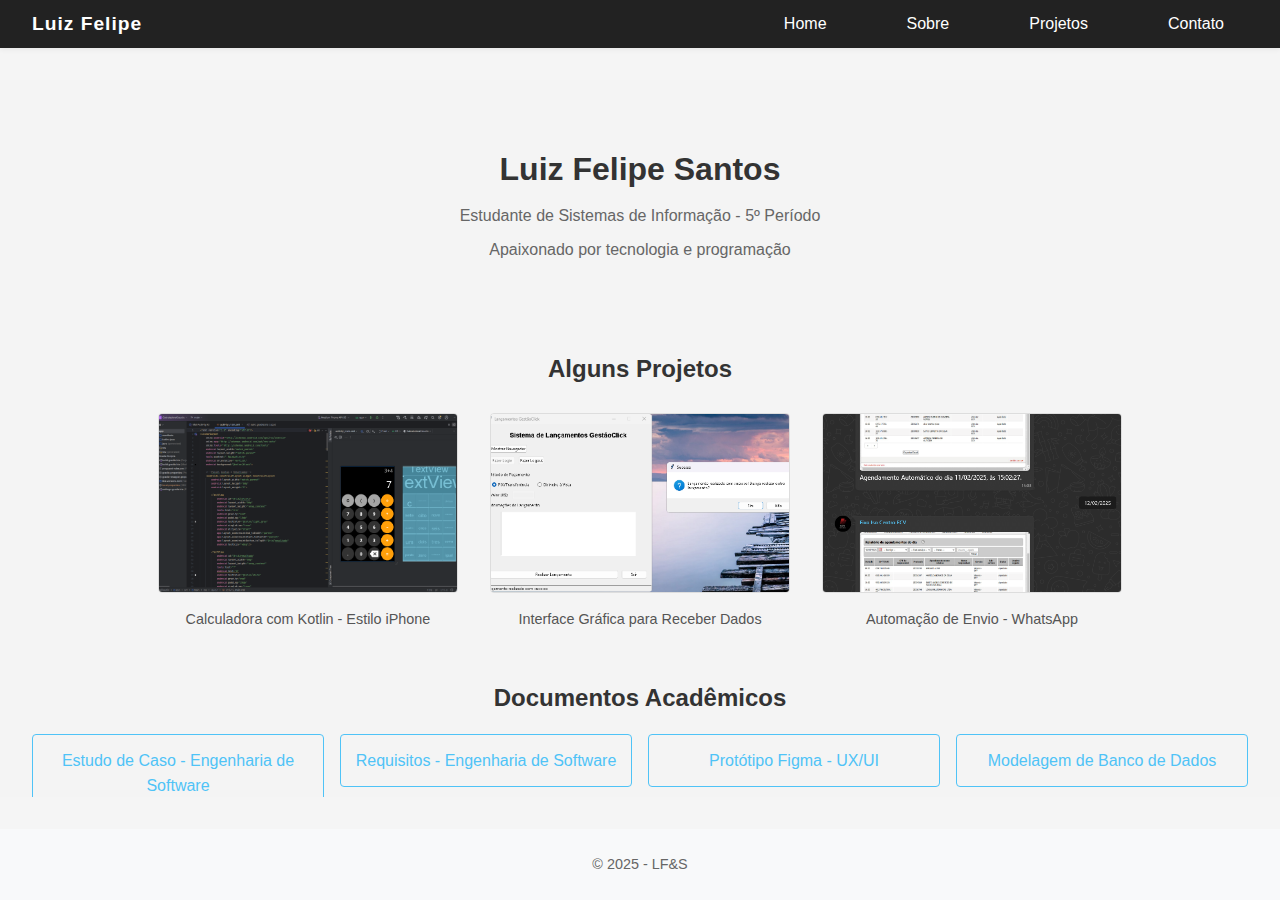
<file: index.html>
<!-- index.html - root directory -->
<!-- Caminho relativo: ./index.html -->
<!-- Descrição: Página inicial que carrega conteúdo dinâmico via Ajax. Comentários em português. -->
<!DOCTYPE html>
<html lang="pt-BR">
  <head>
    <meta charset="UTF-8" />
    <meta name="viewport" content="width=device-width, initial-scale=1.0" />
    <title>Luiz Felipe Santos</title>
    <link rel="stylesheet" href="style.css" />
  </head>
  <body>
    <nav class="nav">
      <span class="nav-title">Luiz Felipe</span>
      <div class="nav-links">
        <a href="index.html">Home</a>
        <a href="sobre.html">Sobre</a>
        <a href="projetos.html">Projetos</a>
        <a href="contato.html">Contato</a>
      </div>
    </nav>

    <main class="main-simple">
      <section class="intro">
        <h1>Luiz Felipe Santos</h1>
        <p>Estudante de Sistemas de Informação - 5º Período</p>
        <p>Apaixonado por tecnologia e programação</p>
      </section>

      <section class="projects-simple">
        <h2>Alguns Projetos</h2>
        <div class="projects-basic">
          <div class="project-basic">
            <img src="img/calculadora style .png" alt="Calculadora Kotlin">
            <p>Calculadora com Kotlin - Estilo iPhone</p>
          </div>
          <div class="project-basic">
            <img src="img/SISTEMA LANÇAMENTOS CAIXA.png" alt="Sistema de Lançamentos">
            <p>Interface Gráfica para Receber Dados</p>
          </div>
          <div class="project-basic">
            <img src="img/print automação.png" alt="Automação Python">
            <p>Automação de Envio - WhatsApp</p>
          </div>
        </div>
      </section>

      <section class="docs-simple">
        <h2>Documentos Acadêmicos</h2>
        <ul>
          <li><a href="pdf/Estudo_de_Caso_Damasceno_Games.pdf" target="_blank">Estudo de Caso - Engenharia de Software</a></li>
          <li><a href="pdf/Projeto Engenharia de Software Requisitos.pdf" target="_blank">Requisitos - Engenharia de Software</a></li>
          <li><a href="pdf/Projeto Engenharia de Software Figma.pdf" target="_blank">Protótipo Figma - UX/UI</a></li>
          <li><a href="pdf/Projeto Engenharia de Software Tabelas.pdf" target="_blank">Modelagem de Banco de Dados</a></li>
        </ul>
      </section>
    </main>

    <footer class="footer-simple">
      <p>&copy; 2025 - LF&S</p>
    </footer>

    <script src="script.js"></script>
  </body>
</html>
</file>
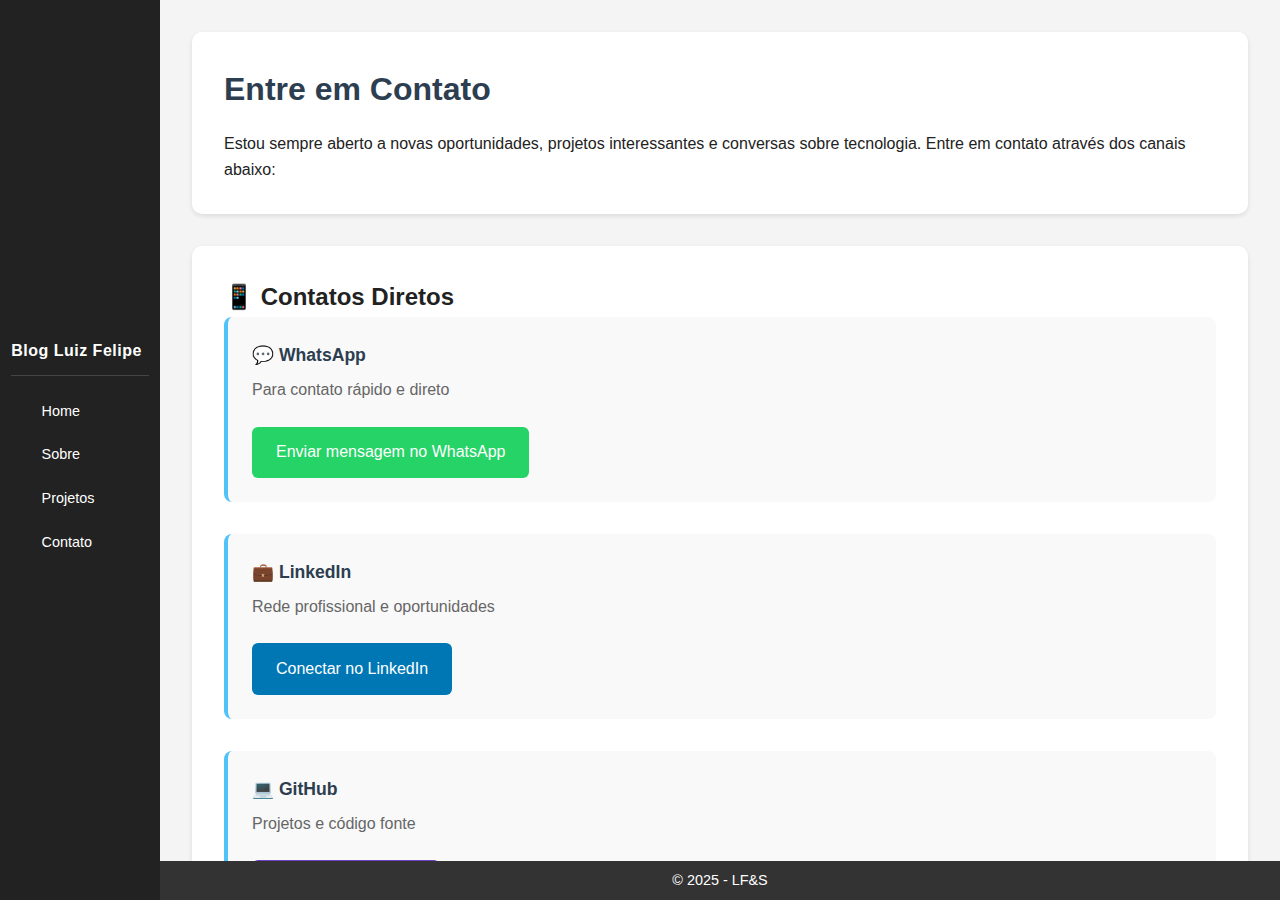
<file: contato.html>
<!-- contact.html - root directory -->
<!-- Caminho relativo: ./contact.html -->
<!-- Descrição: Página de contato com um formulário simples (não funcional). -->
<!DOCTYPE html>
<html lang="pt-BR">
  <head>
    <meta charset="UTF-8" />
    <meta name="viewport" content="width=device-width, initial-scale=1.0" />
    <title>Contato - Luiz Felipe</title>
    <link rel="stylesheet" href="style.css" />
  </head>
  <body>
    <div class="layout">
      <nav class="vertical-nav">
        <span class="nav-title">Blog Luiz Felipe</span>
        <div class="nav-links-vertical">
          <a href="index.html">Home</a>
          <a href="sobre.html">Sobre</a>
          <a href="projetos.html">Projetos</a>
          <a href="contato.html">Contato</a>
        </div>
      </nav>
      <div class="main-content">
        <main class="container">
          <section class="content-section">
            <h1>Entre em Contato</h1>
            <p>Estou sempre aberto a novas oportunidades, projetos interessantes e conversas sobre tecnologia. Entre em contato através dos canais abaixo:</p>
          </section>

          <section class="content-section">
            <h2>📱 Contatos Diretos</h2>
            
            <div class="contact-item">
              <h3>💬 WhatsApp</h3>
              <p>Para contato rápido e direto</p>
              <a href="https://wa.me/5534991614690?text=Ol%C3%A1%2C+Bom+dia+tenho+interesse+no+servi%C3%A7o+%21" target="_blank" class="contact-link whatsapp-link">
                Enviar mensagem no WhatsApp
              </a>
            </div>

            <div class="contact-item">
              <h3>💼 LinkedIn</h3>
              <p>Rede profissional e oportunidades</p>
              <a href="https://www.linkedin.com/in/luiz-felipe-santos-95490b208/" target="_blank" class="contact-link linkedin-link">
                Conectar no LinkedIn
              </a>
            </div>

            <div class="contact-item">
              <h3>💻 GitHub</h3>
              <p>Projetos e código fonte</p>
              <a href="https://github.com/LuizApenas" target="_blank" class="contact-link github-link">
                Ver perfil no GitHub
              </a>
            </div>

            <div class="contact-item">
              <h3>📧 Email</h3>
              <p>Para propostas formais e projetos</p>
              <a href="mailto:luizz.felipe.santos17@gmail.com" class="contact-link email-link">
                luizz.felipe.santos17@gmail.com
              </a>
            </div>
          </section>

          <section class="content-section">
            <h2>🚀 Áreas de Interesse</h2>
            <div class="interest-grid">
              <div class="interest-item">
                <h4>Desenvolvimento Web</h4>
                <p>HTML, CSS, JavaScript, React</p>
              </div>
              <div class="interest-item">
                <h4>Automação Python</h4>
                <p>Scripts, APIs, automação de processos</p>
              </div>
              <div class="interest-item">
                <h4>Mobile Apps</h4>
                <p>React Native, Expo, desenvolvimento mobile</p>
              </div>
              <div class="interest-item">
                <h4>Gestão de Projetos</h4>
                <p>Experiência empresarial e liderança</p>
              </div>
            </div>
          </section>
        </main>
        <footer>
          <p>&copy; 2025 - LF&S</p>
        </footer>
      </div>
    </div>
  </body>
</html>
</file>
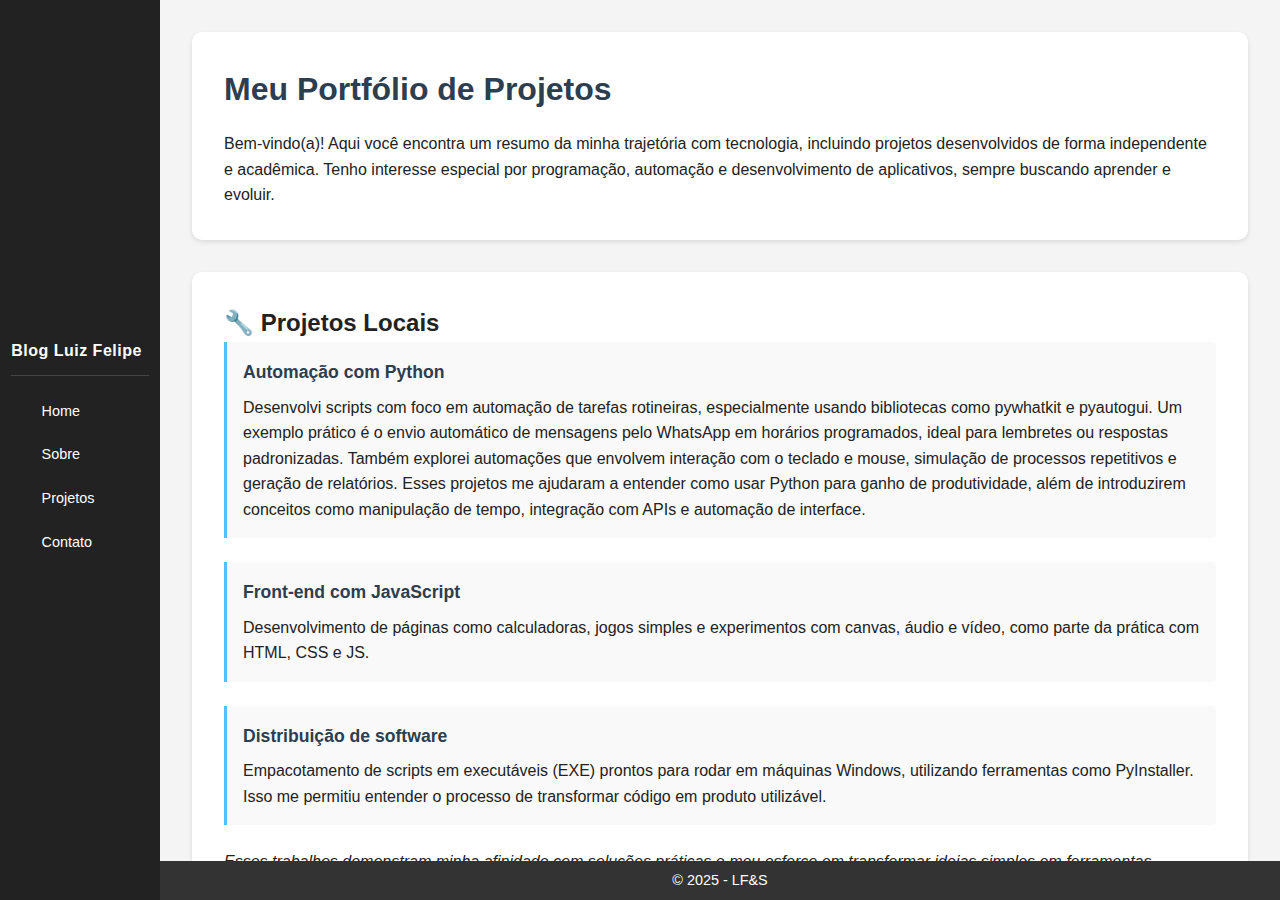
<file: projetos.html>
<!DOCTYPE html>
<html lang="pt-BR">
<head>
    <meta charset="UTF-8">
    <meta name="viewport" content="width=device-width, initial-scale=1.0">
    <title>Projetos - Luiz Felipe</title>
    <link rel="stylesheet" href="style.css">
</head>
<body>
  <div class="layout">
    <nav class="vertical-nav">
      <span class="nav-title">Blog Luiz Felipe</span>
      <div class="nav-links-vertical">
        <a href="index.html">Home</a>
        <a href="sobre.html">Sobre</a>
        <a href="projetos.html">Projetos</a>
        <a href="contato.html">Contato</a>
      </div>
    </nav>
    <div class="main-content">
      <main class="container">
        <section class="content-section">
          <h1>Meu Portfólio de Projetos</h1>
          <p>Bem-vindo(a)! Aqui você encontra um resumo da minha trajetória com tecnologia, incluindo projetos desenvolvidos de forma independente e acadêmica. Tenho interesse especial por programação, automação e desenvolvimento de aplicativos, sempre buscando aprender e evoluir.</p>
        </section>

        <section class="content-section">
          <h2>🔧 Projetos Locais</h2>
          <div class="project-item">
            <h3>Automação com Python</h3>
            <p>Desenvolvi scripts com foco em automação de tarefas rotineiras, especialmente usando bibliotecas como pywhatkit e pyautogui. Um exemplo prático é o envio automático de mensagens pelo WhatsApp em horários programados, ideal para lembretes ou respostas padronizadas. Também explorei automações que envolvem interação com o teclado e mouse, simulação de processos repetitivos e geração de relatórios. Esses projetos me ajudaram a entender como usar Python para ganho de produtividade, além de introduzirem conceitos como manipulação de tempo, integração com APIs e automação de interface.</p>
          </div>
          <div class="project-item">
            <h3>Front-end com JavaScript</h3>
            <p>Desenvolvimento de páginas como calculadoras, jogos simples e experimentos com canvas, áudio e vídeo, como parte da prática com HTML, CSS e JS.</p>
          </div>
          <div class="project-item">
            <h3>Distribuição de software</h3>
            <p>Empacotamento de scripts em executáveis (EXE) prontos para rodar em máquinas Windows, utilizando ferramentas como PyInstaller. Isso me permitiu entender o processo de transformar código em produto utilizável.</p>
          </div>
          <p><em>Esses trabalhos demonstram minha afinidade com soluções práticas e meu esforço em transformar ideias simples em ferramentas funcionais e reutilizáveis.</em></p>
        </section>

        <section class="content-section">
          <h2>📱 Projeto Destaque: comanda-pro-app</h2>
          <p><strong>Repositório:</strong> <a href="https://github.com/Erickrsrs/comanda-pro-app" target="_blank" class="project-link">github.com/Erickrsrs/comanda-pro-app</a></p>
          <p>Aplicativo mobile desenvolvido em parceria com meu colega de faculdade Erick Rocha, utilizando React Native (Expo). O projeto é um MVP (Produto Mínimo Viável) para gerenciamento de comandas em restaurantes, e conta com:</p>
          <ul class="feature-list">
            <li>Cadastro de produtos, pedidos e funcionários</li>
            <li>Interface simples e funcional</li>
            <li>Integração com Firebase</li>
            <li>Navegação otimizada e foco em usabilidade</li>
          </ul>
          <p>Esse projeto demonstra nossa capacidade de trabalhar em equipe, aplicar ferramentas modernas de desenvolvimento mobile e criar soluções para demandas reais.</p>
        </section>

        <section class="content-section">
          <h2>💡 Sempre em Construção</h2>
          <p>Este portfólio representa minha jornada contínua de aprendizado. Estou constantemente testando novas ideias, explorando linguagens, ferramentas e tecnologias. Cada projeto é um passo no caminho da evolução.</p>
          <div class="github-links">
            <p><strong>Explore mais nos meus repositórios:</strong></p>
            <p>👤 <a href="https://github.com/LuizApenas" target="_blank" class="project-link">github.com/LuizApenas</a></p>
            <p>📱 <a href="https://github.com/Erickrsrs/comanda-pro-app" target="_blank" class="project-link">github.com/Erickrsrs/comanda-pro-app</a></p>
          </div>
        </section>

        <section class="content-section">
          <h2>📷 Galeria de Códigos</h2>
          <div class="code-gallery">
            <div class="code-item">
              <img src="img/Codigos.png" alt="Código Python" class="code-image" onclick="openModal(this)">
              <p>Código Python - Projeto Principal</p>
            </div>
            <div class="code-item">
              <img src="img/codigos (2).png" alt="Interface de Sistema" class="code-image" onclick="openModal(this)">
              <p>Interface de Sistema - Desenvolvimento</p>
            </div>
            <div class="code-item">
              <img src="img/Codigos (3).png" alt="Script de Automação" class="code-image" onclick="openModal(this)">
              <p>Script de Automação - WhatsApp</p>
            </div>
            <div class="code-item">
              <img src="img/Codigos (4).png" alt="Função JavaScript" class="code-image" onclick="openModal(this)">
              <p>Função JavaScript - Front-end</p>
            </div>
            <div class="code-item">
              <img src="img/Codigos (5).png" alt="Configuração de Projeto" class="code-image" onclick="openModal(this)">
              <p>Configuração de Projeto - Setup</p>
            </div>
            <div class="code-item">
              <img src="img/Codigos (6).png" alt="Código React Native" class="code-image" onclick="openModal(this)">
              <p>Código React Native - Mobile App</p>
            </div>
            <div class="code-item">
              <img src="img/Codigos (7).jpg" alt="Estrutura de Dados" class="code-image" onclick="openModal(this)">
              <p>Estrutura de Dados - Algoritmos</p>
            </div>
            <div class="code-item">
              <img src="img/calculadora parte codigo.png" alt="Calculadora Kotlin" class="code-image" onclick="openModal(this)">
              <p>Calculadora Kotlin - Lógica de Negócio</p>
            </div>
          </div>
        </section>
      </main>
      <footer>
        <p>&copy; 2025 - LF&S</p>
      </footer>
    </div>
  </div>

  <!-- Modal para expandir imagens -->
  <div id="imageModal" class="modal">
    <span class="close" onclick="closeModal()">&times;</span>
    <img class="modal-content" id="expandedImage">
    <div id="caption"></div>
  </div>
</body>
</html>
</file>
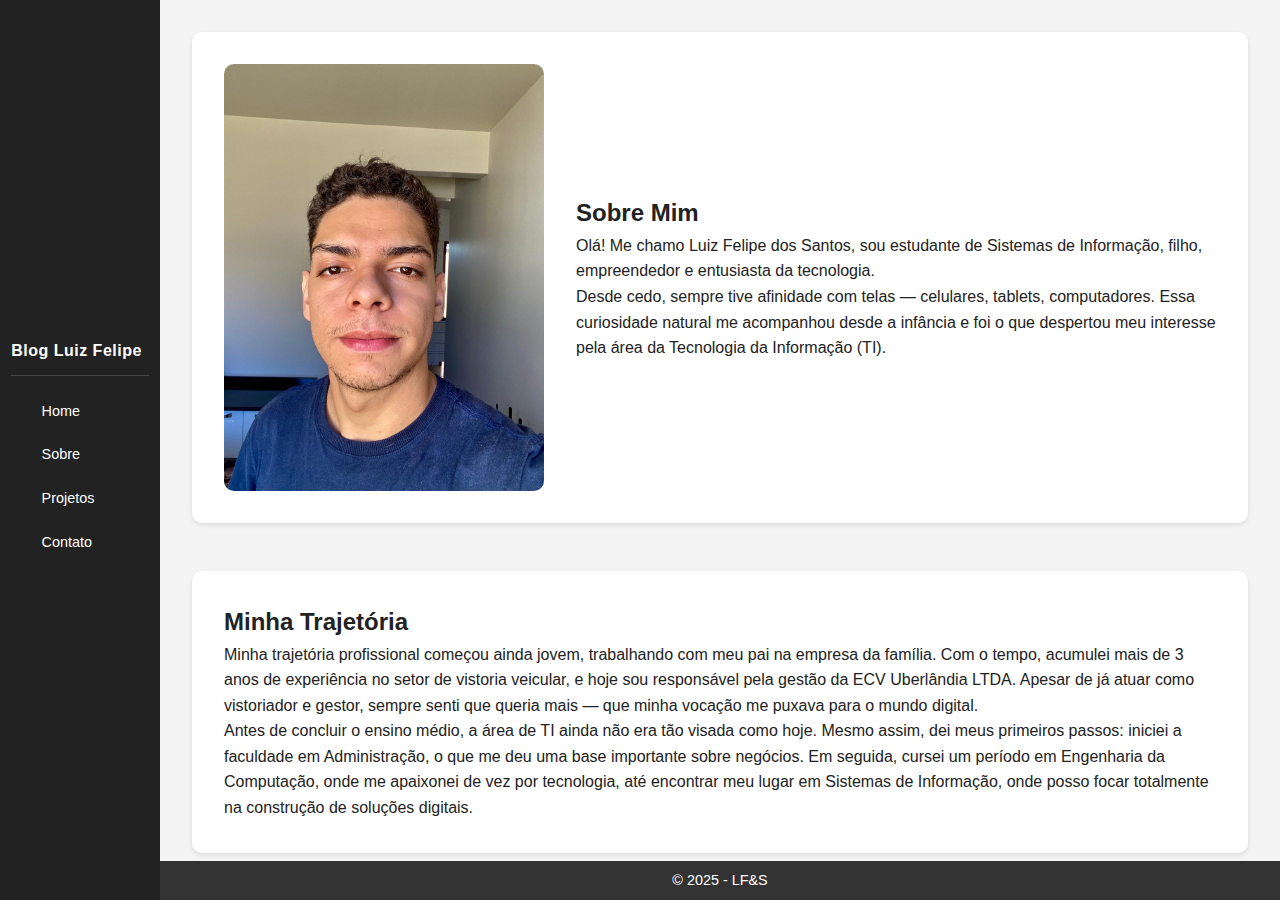
<file: sobre.html>
<!DOCTYPE html>
<html lang="pt-BR">
<head>
    <meta charset="UTF-8">
    <meta name="viewport" content="width=device-width, initial-scale=1.0">
    <title>Sobre Luiz Felipe</title>
    <link rel="stylesheet" href="style.css">
</head>
<body>
  <div class="layout">
    <nav class="vertical-nav">
      <span class="nav-title">Blog Luiz Felipe</span>
      <div class="nav-links-vertical">
        <a href="index.html">Home</a>
        <a href="sobre.html">Sobre</a>
        <a href="projetos.html">Projetos</a>
        <a href="contato.html">Contato</a>
      </div>
    </nav>
    <div class="main-content">
      <main class="container">
        <section class="profile-section">
          <img src="img/3-4 eu.jpg" alt="Luiz Felipe" class="profile-image">
          <div>
            <h2>Sobre Mim</h2>
            <p>Olá! Me chamo Luiz Felipe dos Santos, sou estudante de Sistemas de Informação, filho, empreendedor e entusiasta da tecnologia.</p>
            <p>Desde cedo, sempre tive afinidade com telas — celulares, tablets, computadores. Essa curiosidade natural me acompanhou desde a infância e foi o que despertou meu interesse pela área da Tecnologia da Informação (TI).</p>
          </div>
        </section>
        <section class="content-section">
          <h2>Minha Trajetória</h2>
          <p>Minha trajetória profissional começou ainda jovem, trabalhando com meu pai na empresa da família. Com o tempo, acumulei mais de 3 anos de experiência no setor de vistoria veicular, e hoje sou responsável pela gestão da ECV Uberlândia LTDA. Apesar de já atuar como vistoriador e gestor, sempre senti que queria mais — que minha vocação me puxava para o mundo digital.</p>
          <p>Antes de concluir o ensino médio, a área de TI ainda não era tão visada como hoje. Mesmo assim, dei meus primeiros passos: iniciei a faculdade em Administração, o que me deu uma base importante sobre negócios. Em seguida, cursei um período em Engenharia da Computação, onde me apaixonei de vez por tecnologia, até encontrar meu lugar em Sistemas de Informação, onde posso focar totalmente na construção de soluções digitais.</p>
        </section>
        <section class="content-section">
          <h2>Experiências e Habilidades</h2>
          <p>Hoje, além de atuar na empresa, também faço entregas por aplicativos como o iFood, buscando uma renda extra e sempre tentando melhorar minha situação com trabalho honesto e esforço diário. Essa versatilidade é uma marca da minha jornada.</p>
          <p>Tenho nível intermediário de inglês, resultado de anos de curso particular e também de um período de estudos no IFTM – Campus Centro, Uberlândia.</p>
          <p>Sou movido por aprendizado constante e desafios reais. Acredito que são justamente os obstáculos que nos forçam a evoluir. Tenho paixão por "brincar de resolver problemas" — encontrar soluções criativas, práticas e eficientes me motiva a seguir nesse caminho.</p>
        </section>
        <section class="content-section">
          <h2>Galeria</h2>
          <div class="gallery">
            <img src="img/eu programando com meu gato.jpg" alt="Projeto de Automação">
            <img src="img/eu nas entregas.jpg" alt="Sistema de Lançamentos">
            <img src="img/eu na empresa.jpg" alt="Projeto Calculadora">
          </div>
        </section>
      </main>
      <footer>
        <p>&copy; 2025 - LF&S</p>
      </footer>
    </div>
  </div>
</body>
</html>
</file>
<file: style.css>
/* style.css - root directory */
/*
  Caminho relativo: ./style.css
  Descrição: Estilos globais para o site simples de quatro páginas. Todos os comentários em português.
*/

/* Reset */
* {
  margin: 0;
  padding: 0;
  box-sizing: border-box;
  font-family: 'Segoe UI', Tahoma, Geneva, Verdana, sans-serif;
}

body {
  background-color: #f5f5f5;
  color: #333;
  line-height: 1.6;
  margin: 0;
  padding: 0;
  width: 100%;
}

.container {
  width: 100%;
  margin: 0;
  padding: 2rem;
}

header {
  text-align: center;
  margin-bottom: 3rem;
  padding: 2rem 0;
  background-color: #fff;
  box-shadow: 0 2px 5px rgba(0,0,0,0.1);
}

h1 {
  color: #2c3e50;
  margin-bottom: 1rem;
}

.profile-section {
  display: grid;
  grid-template-columns: 1fr 2fr;
  gap: 2rem;
  margin-bottom: 3rem;
  background-color: #fff;
  padding: 2rem;
  border-radius: 10px;
  box-shadow: 0 2px 5px rgba(0,0,0,0.1);
  align-items: center;
}

.profile-image {
  width: 100%;
  border-radius: 10px;
  object-fit: cover;
}

.content-section {
  background-color: #fff;
  padding: 2rem;
  border-radius: 10px;
  box-shadow: 0 2px 5px rgba(0,0,0,0.1);
  margin-bottom: 2rem;
}

.gallery {
  display: grid;
  grid-template-columns: repeat(auto-fit, minmax(250px, 1fr));
  gap: 1rem;
  margin-top: 2rem;
}

.gallery img {
  width: 100%;
  height: 200px;
  object-fit: cover;
  border-radius: 8px;
  transition: transform 0.3s ease;
}

.gallery img:hover {
  transform: scale(1.05);
}

@media (max-width: 768px) {
  .profile-section {
    grid-template-columns: 1fr;
  }
}

html, body {
  height: 100%;
  min-height: 100vh; /* Garante altura total da tela */
  font-family: Arial, Helvetica, sans-serif;
  color: #222;
}

body {
  display: flex;
  flex-direction: column; /* Habilita rodapé fixo */
}

header {
  background-color: #333;
  color: #fff;
  padding: 1rem;
}

header h1 {
  margin-bottom: 0.5rem;
  font-size: 1.5rem;
}

nav {
  display: flex;
  justify-content: center;
  align-items: center;
  background-color: #333;
  padding: 1rem 0;
  margin-bottom: 2rem;
}

nav a {
  color: #fff;
  margin: 0 1.5rem;
  text-decoration: none;
  font-size: 1.1rem;
  transition: opacity 0.2s ease-in-out;
}

nav a:hover {
  opacity: 0.7;
}

main {
  flex: 1; /* Ocupa o espaço vertical restante */
  padding: 1rem;
  background-color: #f4f4f4;
  overflow-y: auto;
}

footer {
  background-color: #333;
  color: #fff;
  text-align: center;
  padding: 0.5rem;
  font-size: 0.9rem;
}

.layout {
  display: flex;
  min-height: 100vh;
}

.vertical-nav {
  display: flex;
  flex-direction: column;
  align-items: flex-start;
  background-color: #222;
  padding: 1rem 0.7rem;
  min-width: 160px;
  height: 100vh;
  position: sticky;
  top: 0;
}

.vertical-nav .nav-title {
  font-size: 1rem;
  font-weight: bold;
  color: #fff;
  letter-spacing: 0.5px;
  margin-bottom: 1rem;
  padding-bottom: 0.7rem;
  border-bottom: 1px solid #444;
  width: 100%;
}

.nav-links-vertical {
  display: flex;
  flex-direction: column;
  gap: 0.3rem;
  width: 100%;
}

.nav-links-vertical a {
  color: #fff;
  text-decoration: none;
  font-size: 0.9rem;
  width: 100%;
  padding: 0.5rem 0.4rem;
  border-radius: 4px;
  transition: background 0.2s, color 0.2s;
}

.nav-links-vertical a:hover {
  background: #333;
  color: #4fc3f7;
}

.main-content {
  flex: 1;
  display: flex;
  flex-direction: column;
}

@media (max-width: 900px) {
  .layout {
    flex-direction: column;
  }
  .vertical-nav {
    flex-direction: row;
    width: 100%;
    height: auto;
    min-width: unset;
    padding: 0.5rem 0.5rem;
    position: static;
    justify-content: center;
    align-items: center;
    background: #222;
    box-shadow: 0 2px 5px rgba(0,0,0,0.05);
  }
  .vertical-nav a {
    margin: 0 0.7rem;
    width: auto;
    padding: 0.3rem 0.7rem;
    font-size: 0.98rem;
  }
}

.nav {
  display: flex;
  justify-content: space-between;
  align-items: center;
  background: #222;
  color: #fff;
  padding: 0.5rem 2rem;
  min-height: 48px;
  box-shadow: 0 2px 5px rgba(0,0,0,0.05);
}

.nav-title {
  font-size: 1.2rem;
  font-weight: bold;
  color: #fff;
  letter-spacing: 1px;
}

.nav-links {
  display: flex;
  gap: 2rem;
}

.nav-links a {
  color: #fff;
  text-decoration: none;
  font-size: 1rem;
  transition: color 0.2s;
}

.nav-links a:hover {
  color: #4fc3f7;
}

.compact-header {
  display: flex;
  flex-direction: column;
  align-items: flex-start;
  padding: 0.5rem 0 1.5rem 0;
  margin-bottom: 0.5rem;
}

.header-title {
  font-size: 1.2rem;
  font-weight: bold;
  color: #222;
  margin-bottom: 0.2rem;
}

.header-subtitle {
  font-size: 0.95rem;
  color: #fff;
  font-weight: 400;
}

.project-item {
  margin-bottom: 1.5rem;
  padding: 1rem;
  border-left: 3px solid #4fc3f7;
  background-color: #f9f9f9;
  border-radius: 0 4px 4px 0;
}

.project-item h3 {
  color: #2c3e50;
  margin-bottom: 0.5rem;
  font-size: 1.1rem;
}

.project-link {
  color: #4fc3f7;
  text-decoration: none;
  font-weight: 500;
  transition: color 0.2s;
}

.project-link:hover {
  color: #2196f3;
  text-decoration: underline;
}

.feature-list {
  margin: 1rem 0;
  padding-left: 1.5rem;
}

.feature-list li {
  margin-bottom: 0.5rem;
  color: #555;
}

.github-links {
  background-color: #f5f5f5;
  padding: 1rem;
  border-radius: 8px;
  margin-top: 1rem;
}

.code-gallery {
  display: grid;
  grid-template-columns: repeat(auto-fit, minmax(250px, 1fr));
  gap: 1.5rem;
  margin-top: 1.5rem;
}

.code-item {
  text-align: center;
  background-color: #fff;
  padding: 1rem;
  border-radius: 8px;
  box-shadow: 0 2px 4px rgba(0,0,0,0.1);
  transition: transform 0.2s;
}

.code-item:hover {
  transform: translateY(-2px);
}

.code-image {
  width: 100%;
  height: 200px;
  object-fit: cover;
  border-radius: 6px;
  margin-bottom: 0.5rem;
  cursor: pointer;
  transition: opacity 0.2s;
}

.code-image:hover {
  opacity: 0.8;
}

.code-item p {
  font-size: 0.9rem;
  color: #666;
  margin: 0;
}

/* Modal styles */
.modal {
  display: none;
  position: fixed;
  z-index: 1000;
  padding-top: 50px;
  left: 0;
  top: 0;
  width: 100%;
  height: 100%;
  overflow: auto;
  background-color: rgba(0,0,0,0.9);
}

.modal-content {
  margin: auto;
  display: block;
  width: 80%;
  max-width: 900px;
  max-height: 80%;
  object-fit: contain;
  border-radius: 8px;
  box-shadow: 0 4px 20px rgba(0,0,0,0.5);
}

.close {
  position: absolute;
  top: 15px;
  right: 35px;
  color: #f1f1f1;
  font-size: 40px;
  font-weight: bold;
  transition: 0.3s;
  cursor: pointer;
}

.close:hover,
.close:focus {
  color: #bbb;
  text-decoration: none;
}

#caption {
  margin: auto;
  display: block;
  width: 80%;
  max-width: 700px;
  text-align: center;
  color: #ccc;
  padding: 10px 0;
  font-size: 1.1rem;
}

/* Animation for modal */
.modal-content, #caption {
  animation-name: zoom;
  animation-duration: 0.3s;
}

@keyframes zoom {
  from {transform: scale(0.8); opacity: 0;}
  to {transform: scale(1); opacity: 1;}
}

@media (max-width: 700px) {
  .modal-content {
    width: 95%;
  }
  .close {
    top: 10px;
    right: 20px;
    font-size: 30px;
  }
}

.contact-item {
  margin-bottom: 2rem;
  padding: 1.5rem;
  border-radius: 8px;
  background-color: #f9f9f9;
  border-left: 4px solid #4fc3f7;
}

.contact-item h3 {
  color: #2c3e50;
  margin-bottom: 0.5rem;
  font-size: 1.1rem;
}

.contact-item p {
  color: #666;
  margin-bottom: 1rem;
}

.contact-link {
  display: inline-block;
  padding: 0.8rem 1.5rem;
  text-decoration: none;
  border-radius: 6px;
  font-weight: 500;
  transition: all 0.3s ease;
  margin-top: 0.5rem;
}

.whatsapp-link {
  background-color: #25d366;
  color: white;
}

.whatsapp-link:hover {
  background-color: #1cb659;
  transform: translateY(-2px);
}

.linkedin-link {
  background-color: #0077b5;
  color: white;
}

.linkedin-link:hover {
  background-color: #005885;
  transform: translateY(-2px);
}

.email-link {
  background-color: #ea4335;
  color: white;
}

.email-link:hover {
  background-color: #d93025;
  transform: translateY(-2px);
}

.github-link {
  background-color: #6f42c1;
  color: white;
}

.github-link:hover {
  background-color: #5a359a;
  transform: translateY(-2px);
}

.interest-grid {
  display: grid;
  grid-template-columns: repeat(auto-fit, minmax(250px, 1fr));
  gap: 1rem;
  margin-top: 1rem;
}

.interest-item {
  background-color: #fff;
  padding: 1.2rem;
  border-radius: 8px;
  box-shadow: 0 2px 4px rgba(0,0,0,0.1);
  border-top: 3px solid #4fc3f7;
}

.interest-item h4 {
  color: #2c3e50;
  margin-bottom: 0.5rem;
  font-size: 1rem;
}

.interest-item p {
  color: #666;
  font-size: 0.9rem;
  margin: 0;
}

/* Modern Index Page Styles */

.hero {
  background: linear-gradient(135deg, #667eea 0%, #764ba2 100%);
  color: white;
  padding: 4rem 2rem;
  min-height: 60vh;
  display: flex;
  align-items: center;
  justify-content: center;
  text-align: center;
}

.hero-content {
  max-width: 800px;
  margin: 0 auto;
}

.hero-title {
  font-size: 3rem;
  font-weight: bold;
  margin-bottom: 1rem;
  text-shadow: 0 2px 4px rgba(0,0,0,0.3);
}

.hero-subtitle {
  font-size: 1.3rem;
  margin-bottom: 1.5rem;
  opacity: 0.9;
}

.hero-description {
  font-size: 1.1rem;
  margin-bottom: 2rem;
  opacity: 0.8;
  line-height: 1.6;
}

.hero-buttons {
  display: flex;
  gap: 1rem;
  justify-content: center;
  flex-wrap: wrap;
}

.btn {
  display: inline-block;
  padding: 0.8rem 2rem;
  text-decoration: none;
  border-radius: 25px;
  font-weight: 600;
  transition: all 0.3s ease;
  border: 2px solid transparent;
}

.btn-primary {
  background-color: white;
  color: #667eea;
}

.btn-primary:hover {
  background-color: #f0f0f0;
  transform: translateY(-2px);
}

.btn-secondary {
  background-color: transparent;
  color: white;
  border: 2px solid white;
}

.btn-secondary:hover {
  background-color: white;
  color: #667eea;
}

.btn-outline {
  background-color: transparent;
  color: #4fc3f7;
  border: 2px solid #4fc3f7;
  padding: 0.7rem 1.5rem;
}

.btn-outline:hover {
  background-color: #4fc3f7;
  color: white;
}

.about-preview {
  padding: 4rem 0;
  background-color: #f8f9fa;
}

.about-grid {
  display: grid;
  grid-template-columns: 2fr 1fr;
  gap: 3rem;
  align-items: center;
}

.about-text h2 {
  color: #2c3e50;
  margin-bottom: 1rem;
  font-size: 2rem;
}

.about-text p {
  color: #666;
  margin-bottom: 1rem;
  line-height: 1.6;
}

.link-more {
  color: #4fc3f7;
  text-decoration: none;
  font-weight: 600;
  transition: color 0.2s;
}

.link-more:hover {
  color: #2196f3;
}

.about-stats {
  display: grid;
  grid-template-columns: 1fr;
  gap: 1.5rem;
}

.stat-item {
  text-align: center;
  padding: 1.5rem;
  background: white;
  border-radius: 10px;
  box-shadow: 0 2px 10px rgba(0,0,0,0.1);
}

.stat-item h3 {
  font-size: 2.5rem;
  color: #4fc3f7;
  margin-bottom: 0.5rem;
}

.stat-item p {
  color: #666;
  font-weight: 500;
}

.projects-showcase {
  padding: 4rem 0;
  background-color: white;
}

.section-title {
  text-align: center;
  font-size: 2.5rem;
  color: #2c3e50;
  margin-bottom: 3rem;
}

.projects-grid {
  display: grid;
  grid-template-columns: repeat(auto-fit, minmax(300px, 1fr));
  gap: 2rem;
  margin-bottom: 3rem;
}

.project-card {
  background: white;
  border-radius: 15px;
  overflow: hidden;
  box-shadow: 0 5px 15px rgba(0,0,0,0.1);
  transition: transform 0.3s ease;
}

.project-card:hover {
  transform: translateY(-5px);
}

.project-image {
  width: 100%;
  height: 200px;
  object-fit: cover;
}

.project-content {
  padding: 1.5rem;
}

.project-content h3 {
  color: #2c3e50;
  margin-bottom: 0.8rem;
  font-size: 1.3rem;
}

.project-content p {
  color: #666;
  line-height: 1.5;
  margin-bottom: 1rem;
}

.project-tech {
  display: inline-block;
  background: #e3f2fd;
  color: #1976d2;
  padding: 0.3rem 0.8rem;
  border-radius: 15px;
  font-size: 0.8rem;
  font-weight: 600;
}

.projects-cta {
  text-align: center;
}

.skills-section {
  padding: 4rem 0;
  background: linear-gradient(135deg, #f5f7fa 0%, #c3cfe2 100%);
}

.skills-grid {
  display: grid;
  grid-template-columns: repeat(auto-fit, minmax(250px, 1fr));
  gap: 2rem;
}

.skill-item {
  background: white;
  padding: 2rem;
  border-radius: 15px;
  text-align: center;
  box-shadow: 0 3px 10px rgba(0,0,0,0.1);
  transition: transform 0.3s ease;
}

.skill-item:hover {
  transform: translateY(-3px);
}

.skill-icon {
  font-size: 3rem;
  margin-bottom: 1rem;
}

.skill-item h3 {
  color: #2c3e50;
  margin-bottom: 0.5rem;
  font-size: 1.3rem;
}

.skill-item p {
  color: #666;
  font-size: 0.9rem;
}

.resources-section {
  padding: 4rem 0;
  background-color: white;
}

.resources-grid {
  display: grid;
  grid-template-columns: repeat(auto-fit, minmax(250px, 1fr));
  gap: 1.5rem;
}

.resource-card {
  background: #f8f9fa;
  padding: 2rem;
  border-radius: 10px;
  text-decoration: none;
  transition: all 0.3s ease;
  border: 1px solid #e9ecef;
  display: block;
}

.resource-card:hover {
  background: #4fc3f7;
  color: white;
  transform: translateY(-2px);
}

.resource-icon {
  font-size: 2.5rem;
  margin-bottom: 1rem;
}

.resource-card h3 {
  color: #2c3e50;
  margin-bottom: 0.5rem;
  transition: color 0.3s;
}

.resource-card p {
  color: #666;
  font-size: 0.9rem;
  margin: 0;
  transition: color 0.3s;
}

.resource-card:hover h3,
.resource-card:hover p {
  color: white;
}

.footer {
  background-color: #2c3e50;
  color: white;
  text-align: center;
  padding: 2rem 0;
}

/* Responsive Design */
@media (max-width: 768px) {
  .hero-title {
    font-size: 2.2rem;
  }
  
  .hero-subtitle {
    font-size: 1.1rem;
  }
  
  .about-grid {
    grid-template-columns: 1fr;
    gap: 2rem;
  }
  
  .about-stats {
    grid-template-columns: repeat(3, 1fr);
    gap: 1rem;
  }
  
  .stat-item {
    padding: 1rem;
  }
  
  .stat-item h3 {
    font-size: 1.8rem;
  }
  
  .hero-buttons {
    flex-direction: column;
    align-items: center;
  }
  
  .btn {
    width: 200px;
  }
}

/* Basic Index Page Styles */

.main-simple {
  width: 100%;
  margin: 0;
  padding: 2rem;
}

.intro {
  text-align: center;
  margin-bottom: 3rem;
  padding: 2rem 0;
  width: 100%;
}

.intro h1 {
  color: #333;
  margin-bottom: 0.5rem;
  font-size: 2rem;
}

.intro p {
  color: #666;
  margin-bottom: 0.5rem;
}

.projects-simple {
  margin-bottom: 3rem;
  width: 100%;
}

.projects-simple h2 {
  color: #333;
  margin-bottom: 1.5rem;
  text-align: center;
}

.projects-basic {
  display: flex;
  flex-wrap: wrap;
  gap: 2rem;
  justify-content: center;
  width: 100%;
}

.project-basic {
  max-width: 300px;
  text-align: center;
  flex: 1;
  min-width: 250px;
}

.project-basic img {
  width: 100%;
  height: 180px;
  object-fit: cover;
  border: 1px solid #ddd;
  border-radius: 4px;
  margin-bottom: 0.5rem;
}

.project-basic p {
  color: #555;
  font-size: 0.9rem;
  margin: 0;
}

.docs-simple {
  margin-bottom: 3rem;
  width: 100%;
}

.docs-simple h2 {
  color: #333;
  margin-bottom: 1rem;
  text-align: center;
}

.docs-simple ul {
  list-style: none;
  padding: 0;
  width: 100%;
  margin: 0 auto;
  display: flex;
  flex-wrap: wrap;
  justify-content: center;
  gap: 1rem;
}

.docs-simple li {
  margin-bottom: 0.8rem;
  text-align: center;
  flex: 1;
  min-width: 200px;
}

.docs-simple a {
  color: #4fc3f7;
  text-decoration: none;
  padding: 0.8rem;
  display: block;
  border: 1px solid #4fc3f7;
  border-radius: 4px;
  transition: all 0.3s ease;
}

.docs-simple a:hover {
  background-color: #4fc3f7;
  color: white;
}

.footer-simple {
  text-align: center;
  padding: 1.5rem;
  background-color: #f8f9fa;
  color: #666;
  margin-top: 2rem;
  width: 100%;
}

/* Responsive for basic layout */
@media (max-width: 600px) {
  .projects-basic {
    flex-direction: column;
    align-items: center;
  }
  
  .project-basic {
    max-width: 90%;
  }
  
  .intro h1 {
    font-size: 1.5rem;
  }
  
  .docs-simple ul {
    flex-direction: column;
  }
  
  .docs-simple li {
    flex: none;
  }
}
</file>
